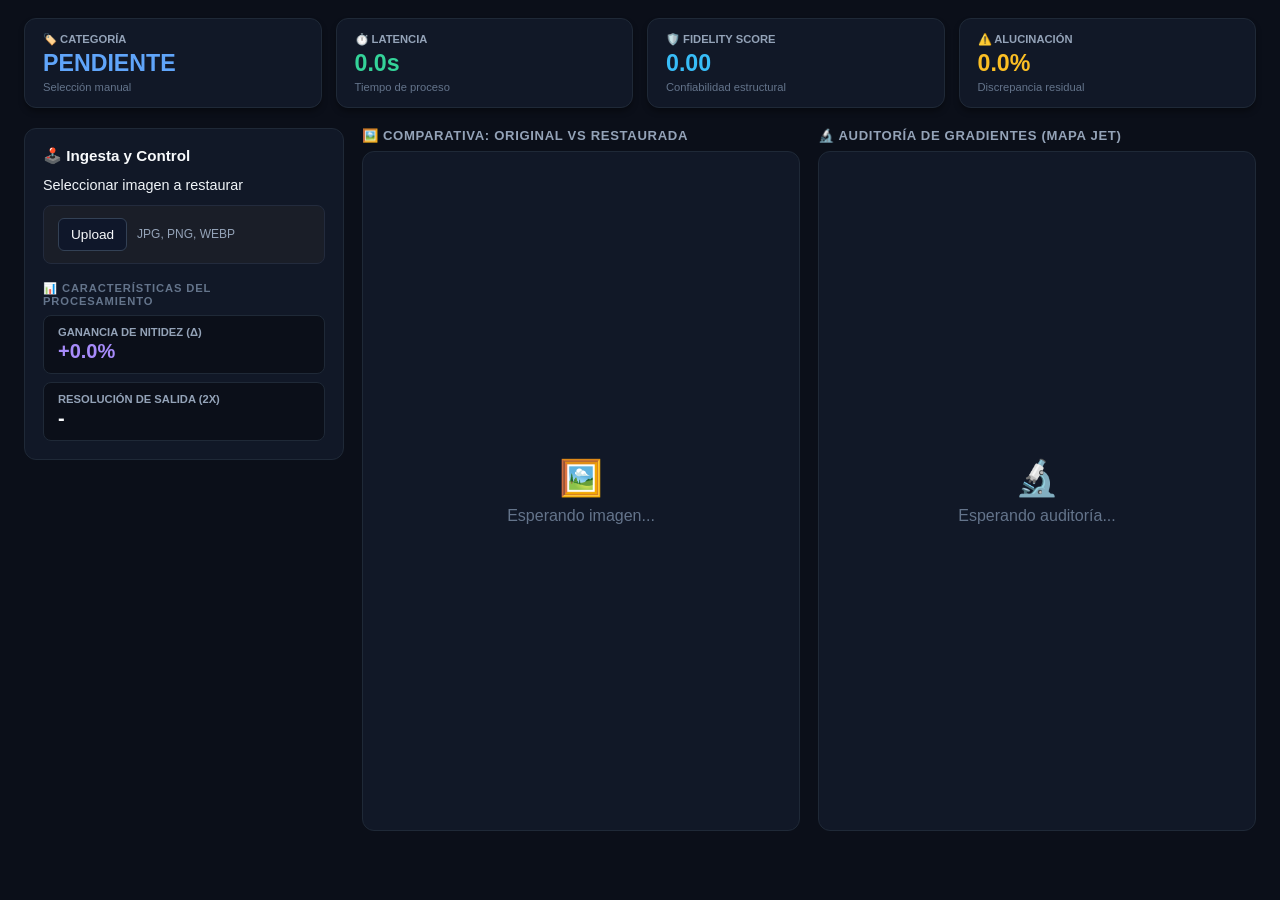
<file: frontend/index.html>
<!DOCTYPE html>
<html lang="es">
<head>
  <meta charset="UTF-8">
  <meta name="viewport" content="width=device-width, initial-scale=1.0">
  <title>VisionRestore AI - Tesis</title>
  <link rel="stylesheet" href="style.css">
</head>
<body>
  <div class="app-container">
    
    <!-- Telemetría Superior -->
    <header class="telemetry-bar">
      <div class="metric-card"><span class="metric-label">🏷️ Categoría</span><span class="metric-value text-blue" id="val-categoria">PENDIENTE</span><span class="metric-sub">Selección manual</span></div>
      <div class="metric-card"><span class="metric-label">⏱️ Latencia</span><span class="metric-value text-green" id="val-latencia">0.0s</span><span class="metric-sub">Tiempo de proceso</span></div>
      <div class="metric-card"><span class="metric-label">🛡️ Fidelity Score</span><span class="metric-value text-sky" id="val-fidelity">0.00</span><span class="metric-sub">Confiabilidad estructural</span></div>
      <div class="metric-card"><span class="metric-label">⚠️ Alucinación</span><span class="metric-value text-amber" id="val-alucinacion">0.0%</span><span class="metric-sub">Discrepancia residual</span></div>
    </header>

    <main class="main-layout">
      <!-- PANEL IZQUIERDO -->
      <aside class="panel-controls">
        <h3>🕹️ Ingesta y Control</h3>
        <div class="uploader-title">Seleccionar imagen a restaurar</div>
        
        <label for="image-upload" class="streamlit-uploader" id="drop-zone">
          <input type="file" id="image-upload" accept="image/png, image/jpeg, image/jpg, image/webp" style="display: none;">
          <div class="uploader-btn"><span>Upload</span></div>
          <span class="uploader-info" id="file-name-display">JPG, PNG, WEBP</span>
        </label>
        
        <!-- Botones de Selección Manual (Reemplazo total de Gemini) -->
        <div id="category-selector" class="hidden" style="margin-top: 15px; display: flex; gap: 10px;">
            <button class="btn-category" data-cat="texto">📄 Documento</button>
            <button class="btn-category" data-cat="rostro">👤 Retrato</button>
        </div>
        <p id="estado" style="color:#34d399; font-size:12px; margin-top:10px;"></p>

        <!-- Toggle Modo Acumulativo -->
        <div id="general-options" class="hidden general-options-card">
            <div>
                <strong>🔗 Modo Acumulativo</strong>
                <span>Aplica filtros uno sobre otro.</span>
            </div>
            <label class="switch"><input type="checkbox" id="toggle-acumular"><span class="slider-toggle"></span></label>
        </div>

        <!-- MENÚ DOCUMENTOS -->
        <div id="menu-texto" class="hidden">
            <h4 class="menu-title">📄 Herramientas de Documento</h4>
            
            <div class="tool-card">
                <label for="t-sauvola" class="tool-text">
                    <strong>💡 Aclarar Fondo y Sombras</strong>
                    <span>Separa texto del fondo.</span>
                </label>
                <label class="switch"><input type="checkbox" id="t-sauvola" class="tool-toggle" value="Iluminación Irregular (Sauvola)" data-slider="slider-sauvola"><span class="slider-toggle"></span></label>
            </div>
            <div class="slider-box hidden" id="slider-sauvola">
                <p class="slider-label">Intensidad de limpieza</p>
                <input type="range" min="1" max="30" value="10">
            </div>

            <div class="tool-card">
                <label for="t-tophat" class="tool-text">
                    <strong>✍️ Remarcar Letras Borrosas</strong>
                    <span>Rescata trazos finos empastados.</span>
                </label>
                <label class="switch"><input type="checkbox" id="t-tophat" class="tool-toggle" value="Trazos Desgastados (Top-Hat)" data-slider="slider-tophat"><span class="slider-toggle"></span></label>
            </div>
            <div class="slider-box hidden" id="slider-tophat">
                <p class="slider-label">Grosor de la tinta</p>
                <input type="range" min="1" max="5" value="2.5" step="0.1">
            </div>

            <div class="tool-card">
                <label for="t-fft" class="tool-text">
                    <strong>📺 Quitar Rayas de Pantalla</strong>
                    <span>Elimina efecto muaré de monitores.</span>
                </label>
                <label class="switch"><input type="checkbox" id="t-fft" class="tool-toggle" value="Eliminar Muaré de Pantalla (FFT 2D)" data-slider="slider-fft"><span class="slider-toggle"></span></label>
            </div>
            <div class="slider-box hidden" id="slider-fft">
                <p class="slider-label">Protección de luz base</p>
                <input type="range" min="10" max="100" value="40">
            </div>
        </div>

        <!-- MENÚ ROSTROS -->
        <div id="menu-rostro" class="hidden">
            <h4 class="menu-title">👤 Herramientas de Retrato</h4>
            
            <div class="tool-card">
                <label for="r-sr" class="tool-text">
                    <strong>🔍 Mejorar Definición (HD)</strong>
                    <span>Amplía captura mejorando definición.</span>
                </label>
                <label class="switch"><input type="checkbox" id="r-sr" class="tool-toggle" value="Super-Resolución (Solo YCbCr)" data-slider="slider-sr"><span class="slider-toggle"></span></label>
            </div>
            <div class="slider-box hidden" id="slider-sr">
                <p class="slider-label">Nivel de contraste</p>
                <input type="range" min="1" max="5" value="1.5" step="0.1">
            </div>

            <div class="tool-card">
                <label for="r-trep" class="tool-text">
                    <strong>📳 Arreglar Foto Movida</strong>
                    <span>Corrige trepidación.</span>
                </label>
                <label class="switch"><input type="checkbox" id="r-trep" class="tool-toggle" value="Trepidación (Deconvolución / Sharpening)" data-slider="slider-trep"><span class="slider-toggle"></span></label>
            </div>
            <div class="slider-box hidden" id="slider-trep">
                <p class="slider-label">Fuerza del enfoque</p>
                <input type="range" min="0.1" max="1.0" value="0.7" step="0.05">
            </div>

            <div class="tool-card">
                <label for="r-iso" class="tool-text">
                    <strong>🌌 Limpiar Lluvia o Grano</strong>
                    <span>Elimina grano ISO alto.</span>
                </label>
                <label class="switch"><input type="checkbox" id="r-iso" class="tool-toggle" value="Ruido ISO Alto (No-Local Means)" data-slider="slider-iso"><span class="slider-toggle"></span></label>
            </div>
            <div class="slider-box hidden" id="slider-iso">
                <p class="slider-label">Limpieza de grano</p>
                <input type="range" min="1" max="30" value="10">
            </div>

            <div class="tool-card">
                <label for="r-noc" class="tool-text">
                    <strong>💡 Iluminar Foto Oscura</strong>
                    <span>Aclara sombras pronunciadas.</span>
                </label>
                <label class="switch"><input type="checkbox" id="r-noc" class="tool-toggle" value="Iluminación Nocturna (MSRCR / Retinex)" data-slider="slider-noc"><span class="slider-toggle"></span></label>
            </div>
            <div class="slider-box hidden" id="slider-noc">
                <p class="slider-label">Fuerza de iluminación</p>
                <input type="range" min="0.5" max="3.0" value="1.2" step="0.1">
            </div>

            <div class="tool-card">
                <label for="r-piel" class="tool-text">
                    <strong>✨ Suavizado Mágico Piel</strong>
                    <span>Suaviza protegiendo bordes.</span>
                </label>
                <label class="switch"><input type="checkbox" id="r-piel" class="tool-toggle" value="Suavizado de Piel (Filtro Guiado)" data-slider="slider-piel"><span class="slider-toggle"></span></label>
            </div>
            <div class="slider-box hidden" id="slider-piel">
                <p class="slider-label">Nivel mágico</p>
                <input type="range" min="10" max="120" value="60">
            </div>
        </div>

        <div id="download-wrap" class="fizzy-wrap hidden">
           <input type="checkbox" id="fizzy-cb">
           <label for="fizzy-cb" class="fizzy-label"><a id="btn-download" href="#" download="restaurada.png" class="download-cover"><span class="txt">📥 Descargar Imagen</span></a><span class="tick">✓</span><div class="particles" id="particles-box"></div></label>
        </div>

        <div class="section-title">📊 Características del Procesamiento</div>
        <div class="side-card"><span class="side-title">Ganancia de Nitidez (Δ)</span><span class="side-val text-purple" id="lbl-delta">+0.0%</span></div>
        <div class="side-card"><span class="side-title">Resolución de Salida (2x)</span><span class="side-val text-white" id="lbl-res">-</span></div>
      </aside>

      <!-- PANELES CENTRALES -->
      <section class="viewer-panel">
        <h4>🖼️ Comparativa: Original vs Restaurada</h4>
        <div class="viewer-box comparison-container">
          <div class="empty-state" id="empty-comp"><span>🖼️</span><p>Esperando imagen...</p></div>
          <img id="img-restaurada" class="comp-img comp-after hidden">
          <div class="comp-before-wrapper hidden" id="before-wrapper">
            <img id="img-original" class="comp-img comp-before">
          </div>
          <input type="range" min="0" max="100" value="50" class="slider hidden" id="comp-range">
        </div>
      </section>

      <section class="viewer-panel">
        <h4>🔬 Auditoría de Gradientes (Mapa JET)</h4>
        <div class="viewer-box">
          <div class="empty-state" id="empty-heat"><span>🔬</span><p>Esperando auditoría...</p></div>
          <img id="img-heatmap" class="heatmap-img hidden">
        </div>
        <!-- Botón para ejecutar la auditoría de forma manual y ahorrar recursos -->
        <button id="btn-auditar" class="btn-primary hidden" style="margin-top: 10px;">🔍 Auditar Gradientes</button>
      </section>
    </main>
  </div>
  <script src="app.js"></script>
</body>
</html>
</file>
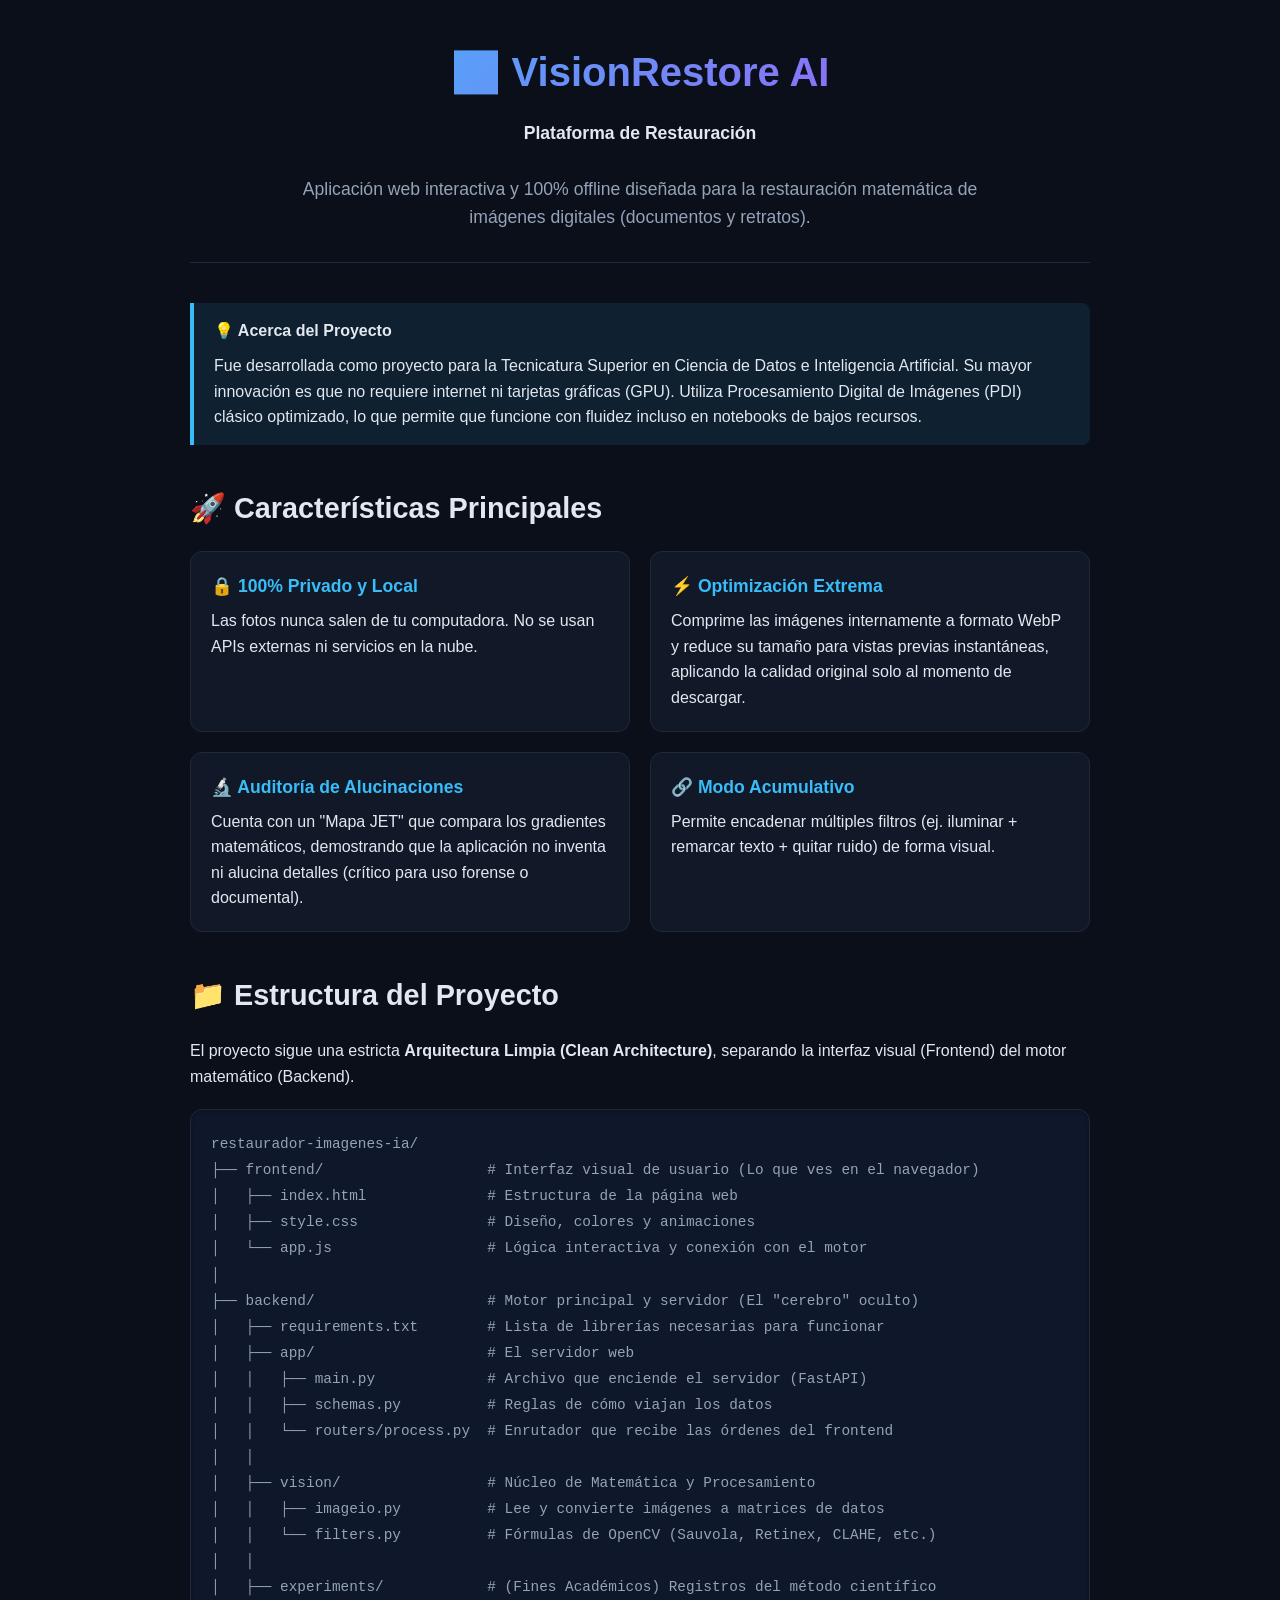
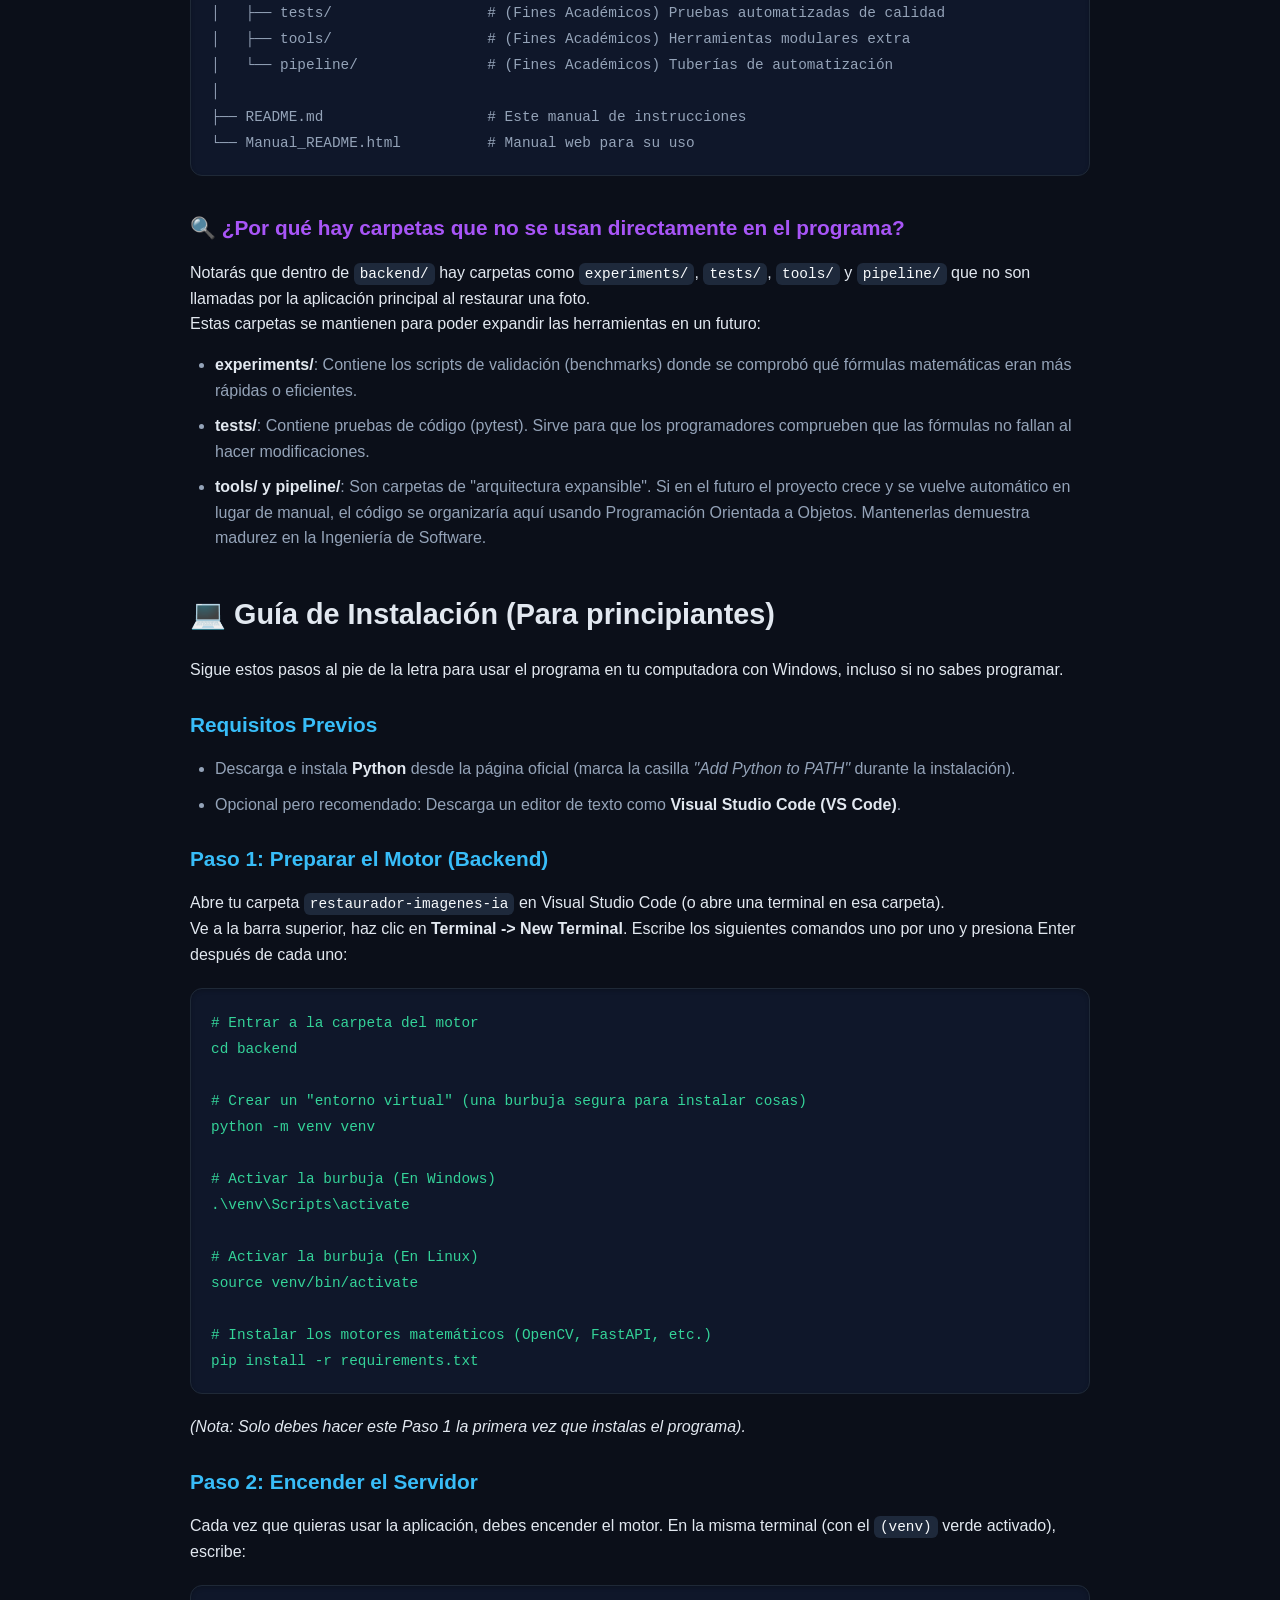
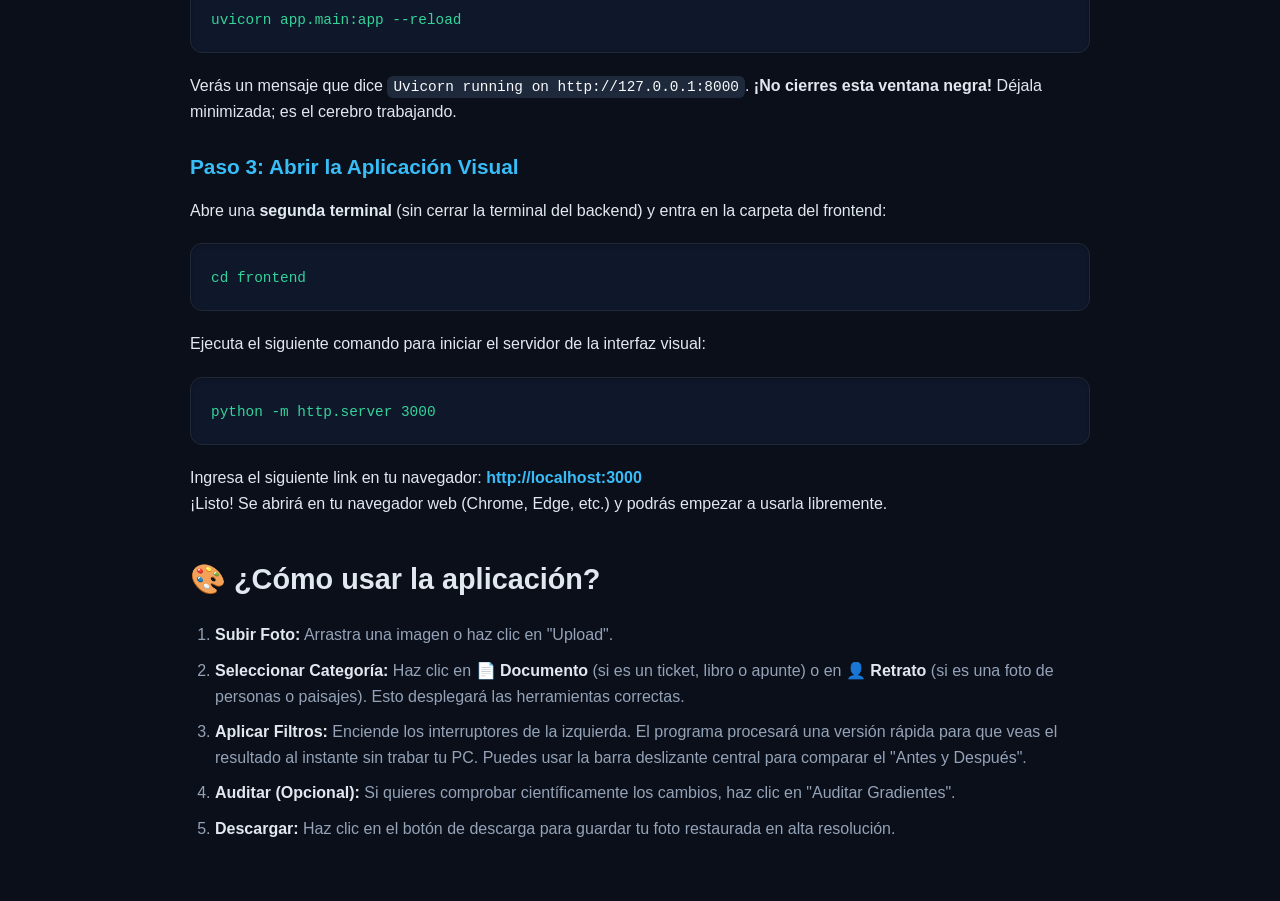
<file: Manual_README.html>
<!DOCTYPE html>
<html lang="es">
<head>
    <meta charset="UTF-8">
    <meta name="viewport" content="width=device-width, initial-scale=1.0">
    <title>Manual VisionRestore AI</title>
    <style>
        :root {
            --bg-main: #0b0f19;
            --bg-card: #111827;
            --bg-code: #0f172a;
            --text-main: #e2e8f0;
            --text-muted: #94a3b8;
            --accent-blue: #38bdf8;
            --accent-purple: #a855f7;
            --accent-green: #34d399;
            --border-color: #1f2937;
        }

        * {
            box-sizing: border-box;
            margin: 0;
            padding: 0;
            font-family: -apple-system, BlinkMacSystemFont, "Segoe UI", Roboto, Helvetica, Arial, sans-serif;
        }

        body {
            background-color: var(--bg-main);
            color: var(--text-main);
            line-height: 1.6;
            padding: 40px 20px;
        }

        .container {
            max-width: 900px;
            margin: 0 auto;
        }

        header {
            text-align: center;
            margin-bottom: 40px;
            padding-bottom: 30px;
            border-bottom: 1px solid var(--border-color);
        }

        h1 {
            font-size: 2.5rem;
            background: linear-gradient(135deg, var(--accent-blue) 0%, var(--accent-purple) 100%);
            -webkit-background-clip: text;
            -webkit-text-fill-color: transparent;
            margin-bottom: 15px;
        }

        .intro {
            font-size: 1.1rem;
            color: var(--text-muted);
            max-width: 700px;
            margin: 0 auto;
        }

        h2 {
            color: var(--text-main);
            font-size: 1.8rem;
            margin: 40px 0 20px 0;
            display: flex;
            align-items: center;
            gap: 10px;
        }

        h3 {
            color: var(--accent-blue);
            font-size: 1.3rem;
            margin: 25px 0 15px 0;
        }

        /* Tarjetas de Características */
        .features-grid {
            display: grid;
            grid-template-columns: repeat(auto-fit, minmax(350px, 1fr));
            gap: 20px;
            margin-bottom: 40px;
        }

        .feature-card {
            background: var(--bg-card);
            border: 1px solid var(--border-color);
            border-radius: 12px;
            padding: 20px;
            transition: transform 0.2s ease, border-color 0.2s ease;
        }

        .feature-card:hover {
            transform: translateY(-5px);
            border-color: var(--accent-blue);
        }

        .feature-card strong {
            display: block;
            color: var(--accent-blue);
            margin-bottom: 8px;
            font-size: 1.1rem;
        }

        /* Bloques de Código */
        pre {
            background: var(--bg-code);
            border: 1px solid var(--border-color);
            border-radius: 12px;
            padding: 20px;
            overflow-x: auto;
            margin: 20px 0;
            box-shadow: inset 0 2px 4px rgba(0,0,0,0.2);
        }

        code {
            font-family: 'Courier New', Courier, monospace;
            font-size: 0.9rem;
        }

        .tree-code {
            color: var(--text-muted);
        }

        .bash-code {
            color: var(--accent-green);
        }

        code.inline {
            background: #1e293b;
            padding: 3px 6px;
            border-radius: 6px;
            font-size: 0.9em;
            color: #f8fafc;
        }

        /* Listas y Pasos */
        ol, ul {
            padding-left: 25px;
            margin-bottom: 20px;
            color: var(--text-muted);
        }

        li {
            margin-bottom: 10px;
        }

        strong {
            color: var(--text-main);
        }

        /* Alertas / Info Box */
        .info-box {
            background: rgba(56, 189, 248, 0.1);
            border-left: 4px solid var(--accent-blue);
            padding: 15px 20px;
            border-radius: 0 8px 8px 0;
            margin: 20px 0;
        }
    </style>
</head>
<body>
    <div class="container">
        
        <header>
            <h1>🖼️ VisionRestore AI</h1>
            <p class="intro">
                <strong>Plataforma de Restauración</strong><br><br>
                Aplicación web interactiva y 100% offline diseñada para la restauración matemática de imágenes digitales (documentos y retratos).
            </p>
        </header>

        <section>
            <div class="info-box">
                <strong>💡 Acerca del Proyecto</strong>
                <p style="margin-top: 10px;">Fue desarrollada como proyecto para la Tecnicatura Superior en Ciencia de Datos e Inteligencia Artificial. Su mayor innovación es que no requiere internet ni tarjetas gráficas (GPU). Utiliza Procesamiento Digital de Imágenes (PDI) clásico optimizado, lo que permite que funcione con fluidez incluso en notebooks de bajos recursos.</p>
            </div>
        </section>

        <section>
            <h2>🚀 Características Principales</h2>
            <div class="features-grid">
                <div class="feature-card">
                    <strong>🔒 100% Privado y Local</strong>
                    <p>Las fotos nunca salen de tu computadora. No se usan APIs externas ni servicios en la nube.</p>
                </div>
                <div class="feature-card">
                    <strong>⚡ Optimización Extrema</strong>
                    <p>Comprime las imágenes internamente a formato WebP y reduce su tamaño para vistas previas instantáneas, aplicando la calidad original solo al momento de descargar.</p>
                </div>
                <div class="feature-card">
                    <strong>🔬 Auditoría de Alucinaciones</strong>
                    <p>Cuenta con un "Mapa JET" que compara los gradientes matemáticos, demostrando que la aplicación no inventa ni alucina detalles (crítico para uso forense o documental).</p>
                </div>
                <div class="feature-card">
                    <strong>🔗 Modo Acumulativo</strong>
                    <p>Permite encadenar múltiples filtros (ej. iluminar + remarcar texto + quitar ruido) de forma visual.</p>
                </div>
            </div>
        </section>

        <section>
            <h2>📁 Estructura del Proyecto</h2>
            <p>El proyecto sigue una estricta <strong>Arquitectura Limpia (Clean Architecture)</strong>, separando la interfaz visual (Frontend) del motor matemático (Backend).</p>
            
            <pre><code class="tree-code">restaurador-imagenes-ia/
├── frontend/                   # Interfaz visual de usuario (Lo que ves en el navegador)
│   ├── index.html              # Estructura de la página web
│   ├── style.css               # Diseño, colores y animaciones
│   └── app.js                  # Lógica interactiva y conexión con el motor
│
├── backend/                    # Motor principal y servidor (El "cerebro" oculto)
│   ├── requirements.txt        # Lista de librerías necesarias para funcionar
│   ├── app/                    # El servidor web
│   │   ├── main.py             # Archivo que enciende el servidor (FastAPI)
│   │   ├── schemas.py          # Reglas de cómo viajan los datos
│   │   └── routers/process.py  # Enrutador que recibe las órdenes del frontend
│   │
│   ├── vision/                 # Núcleo de Matemática y Procesamiento
│   │   ├── imageio.py          # Lee y convierte imágenes a matrices de datos
│   │   └── filters.py          # Fórmulas de OpenCV (Sauvola, Retinex, CLAHE, etc.)
│   │
│   ├── experiments/            # (Fines Académicos) Registros del método científico
│   ├── tests/                  # (Fines Académicos) Pruebas automatizadas de calidad
│   ├── tools/                  # (Fines Académicos) Herramientas modulares extra
│   └── pipeline/               # (Fines Académicos) Tuberías de automatización
│
├── README.md                   # Este manual de instrucciones
└── Manual_README.html          # Manual web para su uso</code></pre>

            <h3 style="color: var(--accent-purple); margin-top: 35px;">🔍 ¿Por qué hay carpetas que no se usan directamente en el programa?</h3>
            <p>Notarás que dentro de <code class="inline">backend/</code> hay carpetas como <code class="inline">experiments/</code>, <code class="inline">tests/</code>, <code class="inline">tools/</code> y <code class="inline">pipeline/</code> que no son llamadas por la aplicación principal al restaurar una foto.</p>
            <p>Estas carpetas se mantienen para poder expandir las herramientas en un futuro:</p>
            <ul style="margin-top: 15px;">
                <li><strong>experiments/</strong>: Contiene los scripts de validación (benchmarks) donde se comprobó qué fórmulas matemáticas eran más rápidas o eficientes.</li>
                <li><strong>tests/</strong>: Contiene pruebas de código (pytest). Sirve para que los programadores comprueben que las fórmulas no fallan al hacer modificaciones.</li>
                <li><strong>tools/ y pipeline/</strong>: Son carpetas de "arquitectura expansible". Si en el futuro el proyecto crece y se vuelve automático en lugar de manual, el código se organizaría aquí usando Programación Orientada a Objetos. Mantenerlas demuestra madurez en la Ingeniería de Software.</li>
            </ul>
        </section>

        <section>
            <h2>💻 Guía de Instalación (Para principiantes)</h2>
            <p>Sigue estos pasos al pie de la letra para usar el programa en tu computadora con Windows, incluso si no sabes programar.</p>

            <h3>Requisitos Previos</h3>
            <ul>
                <li>Descarga e instala <strong>Python</strong> desde la página oficial (marca la casilla <em>"Add Python to PATH"</em> durante la instalación).</li>
                <li>Opcional pero recomendado: Descarga un editor de texto como <strong>Visual Studio Code (VS Code)</strong>.</li>
            </ul>

            <h3>Paso 1: Preparar el Motor (Backend)</h3>
            <p>Abre tu carpeta <code class="inline">restaurador-imagenes-ia</code> en Visual Studio Code (o abre una terminal en esa carpeta).</p>
            <p>Ve a la barra superior, haz clic en <strong>Terminal -> New Terminal</strong>. Escribe los siguientes comandos uno por uno y presiona Enter después de cada uno:</p>
            
            <pre><code class="bash-code"># Entrar a la carpeta del motor
cd backend

# Crear un "entorno virtual" (una burbuja segura para instalar cosas)
python -m venv venv

# Activar la burbuja (En Windows)
.\venv\Scripts\activate

# Activar la burbuja (En Linux)
source venv/bin/activate

# Instalar los motores matemáticos (OpenCV, FastAPI, etc.)
pip install -r requirements.txt</code></pre>
            <p><em>(Nota: Solo debes hacer este Paso 1 la primera vez que instalas el programa).</em></p>

            <h3>Paso 2: Encender el Servidor</h3>
            <p>Cada vez que quieras usar la aplicación, debes encender el motor. En la misma terminal (con el <code class="inline">(venv)</code> verde activado), escribe:</p>
            
            <pre><code class="bash-code">uvicorn app.main:app --reload</code></pre>
            
            <p>Verás un mensaje que dice <code class="inline">Uvicorn running on http://127.0.0.1:8000</code>. <strong>¡No cierres esta ventana negra!</strong> Déjala minimizada; es el cerebro trabajando.</p>

            <h3>Paso 3: Abrir la Aplicación Visual</h3>
            <p>Abre una <strong>segunda terminal</strong> (sin cerrar la terminal del backend) y entra en la carpeta del frontend:</p>
            
            <pre><code class="bash-code">cd frontend</code></pre>
            
            <p>Ejecuta el siguiente comando para iniciar el servidor de la interfaz visual:</p>
            
            <pre><code class="bash-code">python -m http.server 3000</code></pre>
            
            <p>Ingresa el siguiente link en tu navegador: <a href="http://localhost:3000" style="color: var(--accent-blue); font-weight: bold; text-decoration: none;">http://localhost:3000</a></p>
            
            <p>¡Listo! Se abrirá en tu navegador web (Chrome, Edge, etc.) y podrás empezar a usarla libremente.</p>
        </section>

        <section>
            <h2>🎨 ¿Cómo usar la aplicación?</h2>
            <ol>
                <li><strong>Subir Foto:</strong> Arrastra una imagen o haz clic en "Upload".</li>
                <li><strong>Seleccionar Categoría:</strong> Haz clic en 📄 <strong>Documento</strong> (si es un ticket, libro o apunte) o en 👤 <strong>Retrato</strong> (si es una foto de personas o paisajes). Esto desplegará las herramientas correctas.</li>
                <li><strong>Aplicar Filtros:</strong> Enciende los interruptores de la izquierda. El programa procesará una versión rápida para que veas el resultado al instante sin trabar tu PC. Puedes usar la barra deslizante central para comparar el "Antes y Después".</li>
                <li><strong>Auditar (Opcional):</strong> Si quieres comprobar científicamente los cambios, haz clic en "Auditar Gradientes".</li>
                <li><strong>Descargar:</strong> Haz clic en el botón de descarga para guardar tu foto restaurada en alta resolución.</li>
            </ol>
        </section>
    </div>
</body>
</html>
</file>
<file: frontend/style.css>
/* ==========================================
   Configuración Base
========================================== */
* {
  box-sizing: border-box;
  margin: 0;
  padding: 0;
  font-family: -apple-system, BlinkMacSystemFont, "Segoe UI", Roboto, Helvetica, Arial, sans-serif;
}

body {
  background-color: #0b0f19;
  color: #e2e8f0;
  min-height: 100vh;
  padding: 18px 24px;
}

.app-container {
  max-width: 1750px;
  margin: 0 auto;
}

/* ==========================================
   Métricas y Telemetría
========================================== */
.telemetry-bar {
  display: grid;
  grid-template-columns: repeat(4, 1fr);
  gap: 14px;
  margin-bottom: 20px;
}

.metric-card {
  background: #111827;
  border: 1px solid #1f2937;
  border-radius: 12px;
  padding: 14px 18px;
  box-shadow: 0 4px 6px -1px rgba(0, 0, 0, 0.4);
}

.metric-label {
  font-size: 0.70rem;
  font-weight: 700;
  text-transform: uppercase;
  color: #94a3b8;
  display: block;
  margin-bottom: 4px;
}

.metric-value {
  font-size: 1.45rem;
  font-weight: 800;
  display: block;
}

.metric-sub {
  font-size: 0.70rem;
  color: #64748b;
  margin-top: 4px;
  display: block;
}

.text-blue { color: #60a5fa; }
.text-green { color: #34d399; }
.text-sky { color: #38bdf8; }
.text-amber { color: #fbbf24; }
.text-purple { color: #a78bfa; }
.text-white { color: #f8fafc; }

/* ==========================================
   Grid principal y Paneles
========================================== */
.main-layout {
  display: grid;
  grid-template-columns: 320px 1.25fr 1.25fr;
  gap: 18px;
  align-items: start;
}

.viewer-panel {
  min-width: 0; /* ¡CRÍTICO! Evita que Grid explote con fotos gigantes */
  width: 100%;
}

/* Panel Izquierdo */
.panel-controls {
  background: #111827;
  border: 1px solid #1f2937;
  border-radius: 12px;
  padding: 18px;
  min-width: 0;
}

.panel-controls h3 {
  font-size: 0.95rem;
  color: #f8fafc;
  margin-bottom: 12px;
}

/* ==========================================
   Zona Uploader y Botones
========================================== */
.uploader-title {
  font-size: 0.90rem;
  color: #f1f5f9;
  font-weight: 500;
  margin-bottom: 12px;
}

.streamlit-uploader {
  display: flex;
  align-items: center;
  gap: 10px;
  background-color: #1a1e28;
  border: 1px solid #232b3d;
  border-radius: 8px;
  padding: 12px 14px;
  cursor: pointer;
  transition: all 0.2s ease;
  user-select: none;
}

.streamlit-uploader:hover {
  background-color: #242936;
  border-color: #374461;
}

.streamlit-uploader.dragover {
  border-color: #3b82f6;
  background-color: rgba(59, 130, 246, 0.08);
}

.uploader-btn {
  display: inline-flex;
  align-items: center;
  gap: 6px;
  background-color: #0f172a;
  color: #f8fafc;
  border: 1px solid #334155;
  border-radius: 6px;
  padding: 8px 12px;
  font-size: 0.85rem;
  font-weight: 500;
  pointer-events: none;
  flex-shrink: 0;
}

.uploader-info {
  font-size: 0.75rem;
  color: #94a3b8;
  white-space: normal;
  line-height: 1.3;
  pointer-events: none;
}

/* Botón principal Píldora Gradiente */
.btn-primary {
  width: 100%;
  background: linear-gradient(135deg, #a855f7 0%, #3b82f6 100%);
  color: #ffffff !important;
  border: none;
  border-radius: 50px;
  padding: 12px 20px;
  font-weight: 700;
  font-size: 0.95rem;
  cursor: pointer;
  transition: all 0.3s ease;
  display: flex;
  justify-content: center;
  align-items: center;
  box-shadow: 0 4px 15px rgba(59, 130, 246, 0.3);
}

.btn-primary:hover:not(:disabled) {
  transform: translateY(-2px);
  box-shadow: 0 6px 20px rgba(59, 130, 246, 0.5);
  background: linear-gradient(135deg, #9333ea 0%, #2563eb 100%);
}

.btn-primary:disabled {
  background: #1f2937;
  color: #6b7280 !important;
  cursor: not-allowed;
  box-shadow: none;
  transform: none;
}

/* ==========================================
   Tarjetas de Características
========================================== */
.section-title {
  margin-top: 18px;
  margin-bottom: 8px;
  font-size: 0.70rem;
  font-weight: 700;
  text-transform: uppercase;
  color: #64748b;
  letter-spacing: 0.08em;
}

.side-card {
  background: #0b0f19;
  border: 1px solid #1f2937;
  border-radius: 8px;
  padding: 10px 14px;
  margin-top: 8px;
}

.side-title {
  font-size: 0.70rem;
  text-transform: uppercase;
  color: #94a3b8;
  font-weight: 700;
  display: block;
}

.side-val {
  font-size: 1.25rem;
  font-weight: 800;
  display: block;
  margin-top: 2px;
}

/* ==========================================
   Visores Centrales (Imágenes PDI)
========================================== */
.viewer-panel h4 {
  font-size: 0.82rem;
  text-transform: uppercase;
  color: #94a3b8;
  margin-bottom: 8px;
  letter-spacing: 0.05em;
}

.viewer-box {
  background: #111827;
  border: 1px solid #1f2937;
  border-radius: 12px;
  min-height: 540px;
  height: 680px;
  position: relative;
  overflow: hidden;
  display: flex;
  flex-direction: column;
  align-items: center;
  justify-content: center;
  width: 100%;
}

.empty-state {
  text-align: center;
  color: #64748b;
  padding: 24px;
}

.empty-state span {
  font-size: 2.2rem;
  display: block;
  margin-bottom: 8px;
}

/* BLINDAJE DE IMÁGENES PARA QUE NO ROMPAN EL CONTENEDOR */
.comp-img, .heatmap-img {
  width: 100% !important;
  height: 100% !important;
  max-width: 100% !important;
  max-height: 100% !important;
  object-fit: contain !important;
  position: absolute !important;
  top: 0 !important;
  left: 0 !important;
  bottom: 0 !important;
  right: 0 !important;
  margin: auto !important;
}

.comparison-container {
  position: relative;
  user-select: none;
}

.comp-before-wrapper {
  position: absolute !important;
  top: 0 !important;
  left: 0 !important;
  width: 100% !important;
  height: 100% !important;
  z-index: 2;
  clip-path: polygon(0 0, 50% 0, 50% 100%, 0 100%); 
  overflow: hidden;
}

.slider-divider {
  position: absolute;
  top: 0;
  bottom: 0;
  left: 50%;
  width: 3px;
  background: #ef4444;
  z-index: 3;
  pointer-events: none;
  box-shadow: 0 0 10px rgba(239, 68, 68, 0.8);
}

.slider {
  position: absolute;
  top: 0;
  left: 0;
  width: 100%;
  height: 100%;
  opacity: 0;
  z-index: 4;
  cursor: ew-resize;
}

/* ==========================================
   ESTILOS DE MENÚS Y TARJETAS (Píldora Gradiente)
========================================== */
.hidden { display: none !important; }

.menu-title {
    color: #cbd5e1;
    margin-top: 24px;
    margin-bottom: 12px;
    font-size: 0.85rem;
    text-transform: uppercase;
    letter-spacing: 0.05em;
}

/* Opciones Generales (Modo Acumulativo) */
.general-options-card {
    display: flex;
    justify-content: space-between;
    align-items: center;
    padding: 12px 16px;
    background-color: #1e293b;
    border: 1px solid #334155;
    border-radius: 10px;
    margin-top: 20px;
}
.general-options-card strong { color: #f8fafc; font-size: 0.85rem; display: block; margin-bottom: 3px;}
.general-options-card span { color: #94a3b8; font-size: 0.72rem; }

/* Tarjetas de Herramientas (Estilo Botón) */
.tool-card { 
    display: flex; 
    justify-content: space-between; 
    align-items: center; 
    padding: 14px 18px; 
    background-color: #111827; 
    border: 1px solid #1f2937;
    border-radius: 12px; 
    margin-top: 10px;
    transition: all 0.3s ease;
}

.tool-card:hover {
    background-color: #1e293b;
    border-color: #3b82f6;
}

/* ESTADO ACTIVO: Se vuelve como el botón de Analizar */
.tool-card.active-tool {
    background: linear-gradient(135deg, #a855f7 0%, #3b82f6 100%);
    border-color: transparent;
    box-shadow: 0 4px 15px rgba(59, 130, 246, 0.3);
}

.tool-text { 
    flex: 1; 
    padding-right: 15px;
    cursor: pointer; /* Indica que se puede clickear */
}

.tool-text strong { 
    display: block; 
    font-size: 0.85rem; 
    color: #e2e8f0; 
    margin-bottom: 4px;
    transition: color 0.3s;
}

.tool-text span { 
    display: block; 
    font-size: 0.72rem; 
    color: #94a3b8; 
    line-height: 1.3;
    transition: color 0.3s;
}

/* Textos blancos cuando la tarjeta está activa */
.tool-card.active-tool .tool-text strong,
.tool-card.active-tool .tool-text span {
    color: #ffffff;
}

/* El Interruptor (Estilo nativo Streamlit) */
.switch { 
    position: relative; 
    display: inline-block; 
    width: 38px; 
    height: 20px; 
    flex-shrink: 0;
}
.switch input { 
    opacity: 0; 
    width: 0; 
    height: 0; 
}
.slider-toggle { 
    position: absolute; 
    cursor: pointer; 
    top: 0; left: 0; right: 0; bottom: 0; 
    background-color: #374151; 
    transition: .3s; 
    border-radius: 20px; 
}
.slider-toggle:before { 
    position: absolute; 
    content: ""; 
    height: 14px; 
    width: 14px; 
    left: 3px; 
    bottom: 3px; 
    background-color: white; 
    transition: .3s; 
    border-radius: 50%; 
}
input:checked + .slider-toggle { 
    background-color: #ff4b4b; /* Coral de Streamlit */
}
input:checked + .slider-toggle:before { 
    transform: translateX(18px); 
}

/* Adaptar el toggle si la tarjeta está activa (Fondo Degradado) */
.tool-card.active-tool .slider-toggle {
    background-color: rgba(255, 255, 255, 0.3);
}
.tool-card.active-tool input:checked + .slider-toggle {
    background-color: #ffffff;
}
.tool-card.active-tool input:checked + .slider-toggle:before {
    background-color: #3b82f6; /* El círculo se vuelve azul */
}

/* El Control Deslizante (Slider Nativo) */
.slider-box { 
    margin-top: -4px; 
    margin-bottom: 12px;
    padding: 12px 18px 18px 18px; 
    background: #0f172a; 
    border: 1px solid #1e293b;
    border-top: none;
    border-radius: 0 0 12px 12px; 
}
.slider-label { 
    font-size: 0.70rem; 
    color: #cbd5e1; 
    margin-bottom: 10px; 
    text-transform: uppercase; 
    font-weight: 600;
}
input[type="range"] { 
    width: 100%; 
    cursor: ew-resize; 
    accent-color: #3b82f6; 
}

/* ==========================================
   BOTÓN DE DESCARGA (Fizzy CSS Puro)
========================================== */
.fizzy-wrap { display: flex; justify-content: center; align-items: center; margin-top: 25px; position: relative; height: 70px; }
.fizzy-wrap input { display: none; }
.fizzy-label { display: flex; align-items: center; justify-content: center; width: 100%; height: 50px; border: 2px solid #3b82f6; border-radius: 8px; color: #e2e8f0; font-weight: 700; font-size: 14px; cursor: pointer; position: relative; transition: all 0.3s ease; background: #1f2937; }
.fizzy-label:hover { background: #3b82f6; color: #ffffff; box-shadow: 0 10px 20px -10px rgba(59, 130, 246, 0.5); }
.fizzy-wrap input:checked ~ .fizzy-label { width: 50px; background: transparent; border-color: transparent; border-radius:50px; color: transparent; pointer-events: none; margin: 0 auto;}
.download-cover { position: absolute; width: 100%; height: 100%; top: 0; left: 0; display: flex; align-items: center; justify-content: center; text-decoration: none; color: inherit; z-index: 10; border-radius: 8px; }
.fizzy-wrap input:checked ~ .fizzy-label .download-cover .txt { display: none; }
.tick { position: absolute; opacity: 0; font-size: 24px; color: #34d399; transform: scale(0); transition: all 0.3s ease; z-index: 1; }
.fizzy-wrap input:checked ~ .fizzy-label .tick { opacity: 1; transform: scale(1) rotate(360deg); transition-delay: 0.2s; }
.spots { position: absolute; width: 6px; height: 6px; border-radius: 50%; background: #3b82f6; opacity: 0; left: 50%; top: 50%; margin-left: -3px; margin-top: -3px; pointer-events: none; z-index: 0; }

/* Botones de Selección de Categoría */
.btn-category {
    flex: 1;
    background-color: #1e293b;
    color: #94a3b8;
    border: 1px solid #334155;
    border-radius: 8px;
    padding: 10px;
    font-weight: 600;
    font-size: 0.85rem;
    cursor: pointer;
    transition: all 0.2s ease;
}
.btn-category:hover { background-color: #2a3b52; color: #e2e8f0; }
.btn-category.active-cat {
    background-color: #3b82f6;
    color: #ffffff;
    border-color: #3b82f6;
    box-shadow: 0 4px 10px rgba(59, 130, 246, 0.3);
}
</file>
